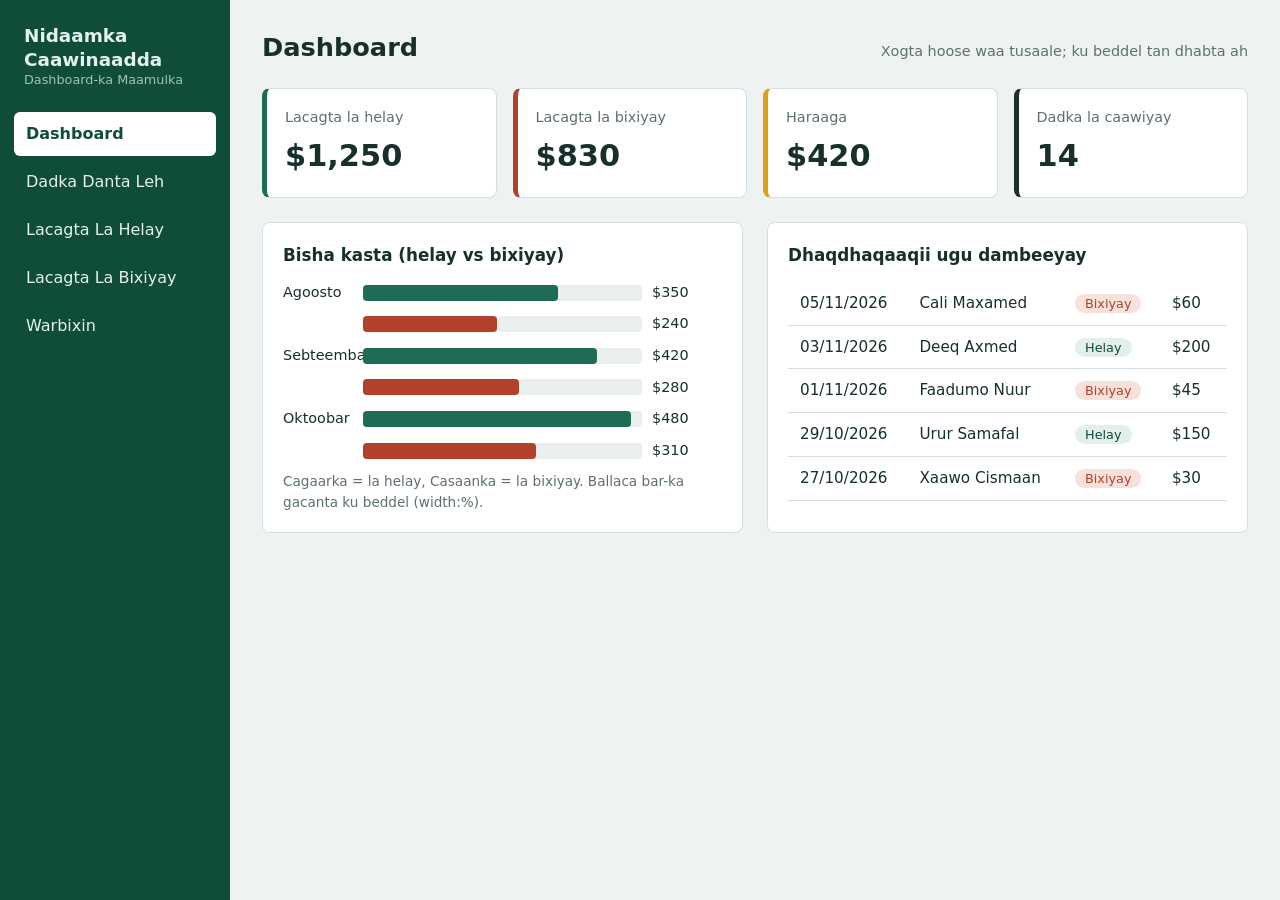
<file: index.html>
<!DOCTYPE html>
<html lang="so"><head><meta charset="UTF-8"><meta name="viewport" content="width=device-width,initial-scale=1">
<title>Dashboard | Nidaamka Caawinaadda</title><link rel="stylesheet" href="style.css"></head>
<body>
<nav class="side"><h1>Nidaamka Caawinaadda<small>Dashboard-ka Maamulka</small></h1>
<a href="index.html" class="on">Dashboard</a>
<a href="dadka.html" >Dadka Danta Leh</a>
<a href="helay.html" >Lacagta La Helay</a>
<a href="bixiyay.html" >Lacagta La Bixiyay</a>
<a href="warbixin.html" >Warbixin</a></nav>
<main><div class="top"><h2>Dashboard</h2><span>Xogta hoose waa tusaale; ku beddel tan dhabta ah</span></div>

<div class="cards">
<div class="card in"><p>Lacagta la helay</p><b>$1,250</b></div>
<div class="card out"><p>Lacagta la bixiyay</p><b>$830</b></div>
<div class="card bal"><p>Haraaga</p><b>$420</b></div>
<div class="card ppl"><p>Dadka la caawiyay</p><b>14</b></div></div>
<div class="grid2">
<div class="panel bars"><h3>Bisha kasta (helay vs bixiyay)</h3>
<div class="row"><span>Agoosto</span><div class="track"><div class="fill" style="width:70%"></div></div><span>$350</span></div>
<div class="row"><span></span><div class="track"><div class="fill r" style="width:48%"></div></div><span>$240</span></div>
<div class="row"><span>Sebteembar</span><div class="track"><div class="fill" style="width:84%"></div></div><span>$420</span></div>
<div class="row"><span></span><div class="track"><div class="fill r" style="width:56%"></div></div><span>$280</span></div>
<div class="row"><span>Oktoobar</span><div class="track"><div class="fill" style="width:96%"></div></div><span>$480</span></div>
<div class="row"><span></span><div class="track"><div class="fill r" style="width:62%"></div></div><span>$310</span></div>
<p class="note">Cagaarka = la helay, Casaanka = la bixiyay. Ballaca bar-ka gacanta ku beddel (width:%).</p></div>
<div class="panel"><h3>Dhaqdhaqaaqii ugu dambeeyay</h3><div class="scroll"><table>
<tr><td>05/11/2026</td><td>Cali Maxamed</td><td><span class="tag r">Bixiyay</span></td><td>$60</td></tr>
<tr><td>03/11/2026</td><td>Deeq Axmed</td><td><span class="tag">Helay</span></td><td>$200</td></tr>
<tr><td>01/11/2026</td><td>Faadumo Nuur</td><td><span class="tag r">Bixiyay</span></td><td>$45</td></tr>
<tr><td>29/10/2026</td><td>Urur Samafal</td><td><span class="tag">Helay</span></td><td>$150</td></tr>
<tr><td>27/10/2026</td><td>Xaawo Cismaan</td><td><span class="tag r">Bixiyay</span></td><td>$30</td></tr>
</table></div></div></div>
</main></body></html>
</file>
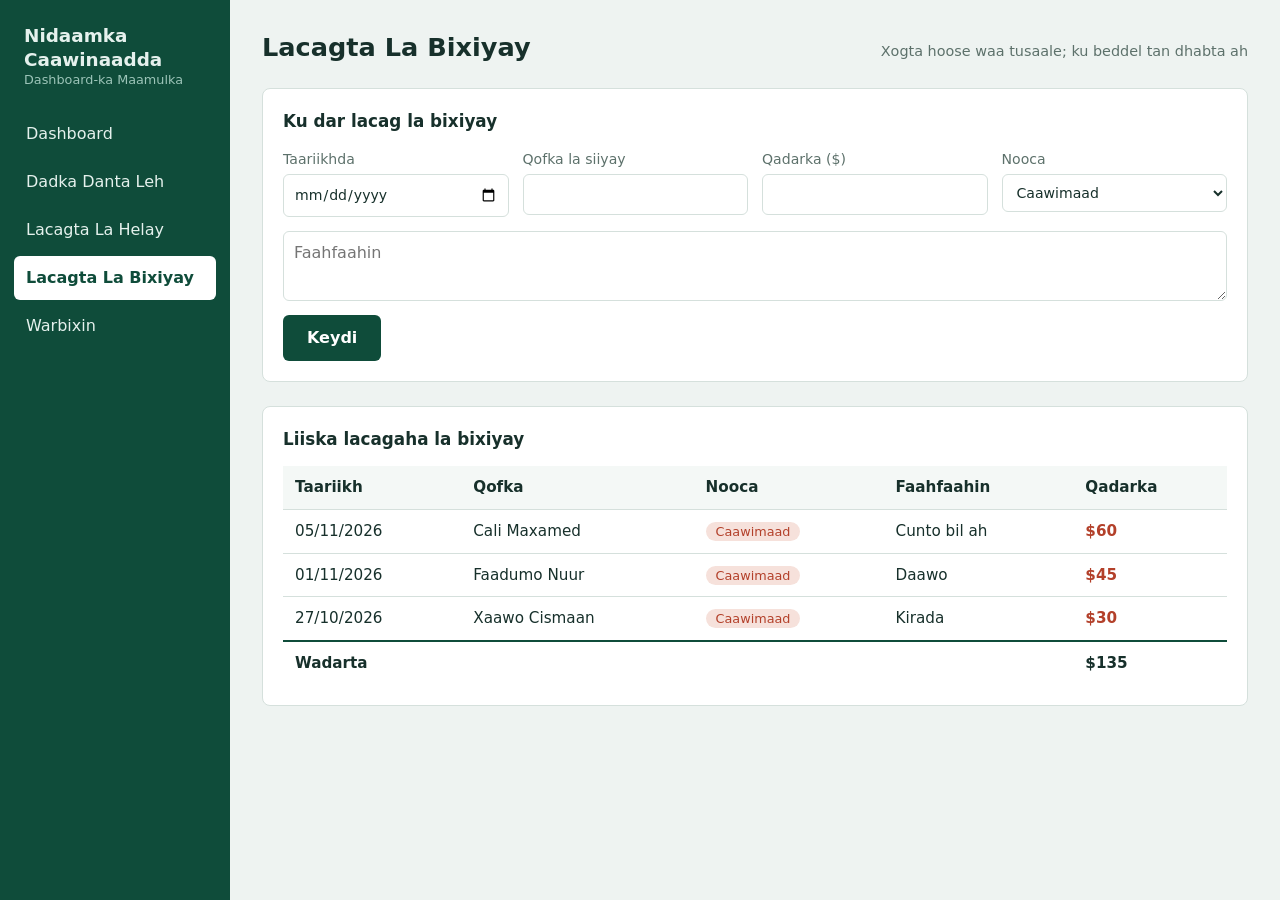
<file: bixiyay.html>
<!DOCTYPE html>
<html lang="so"><head><meta charset="UTF-8"><meta name="viewport" content="width=device-width,initial-scale=1">
<title>Lacagta La Bixiyay | Nidaamka Caawinaadda</title><link rel="stylesheet" href="style.css"></head>
<body>
<nav class="side"><h1>Nidaamka Caawinaadda<small>Dashboard-ka Maamulka</small></h1>
<a href="index.html" >Dashboard</a>
<a href="dadka.html" >Dadka Danta Leh</a>
<a href="helay.html" >Lacagta La Helay</a>
<a href="bixiyay.html" class="on">Lacagta La Bixiyay</a>
<a href="warbixin.html" >Warbixin</a></nav>
<main><div class="top"><h2>Lacagta La Bixiyay</h2><span>Xogta hoose waa tusaale; ku beddel tan dhabta ah</span></div>

<div class="panel"><h3>Ku dar lacag la bixiyay</h3>
<form><label>Taariikhda<input type="date"></label>
<label>Qofka la siiyay<input type="text"></label>
<label>Qadarka ($)<input type="number" min="0" step="0.01"></label>
<label>Nooca<select><option>Caawimaad</option><option>Kharash maamul</option><option>Gaadiid</option><option>Kale</option></select></label>
<textarea placeholder="Faahfaahin"></textarea><button type="button">Keydi</button></form></div>
<div class="panel"><h3>Liiska lacagaha la bixiyay</h3><div class="scroll"><table>
<thead><tr><th>Taariikh</th><th>Qofka</th><th>Nooca</th><th>Faahfaahin</th><th>Qadarka</th></tr></thead><tbody>
<tr><td>05/11/2026</td><td>Cali Maxamed</td><td><span class="tag r">Caawimaad</span></td><td>Cunto bil ah</td><td class="neg">$60</td></tr>
<tr><td>01/11/2026</td><td>Faadumo Nuur</td><td><span class="tag r">Caawimaad</span></td><td>Daawo</td><td class="neg">$45</td></tr>
<tr><td>27/10/2026</td><td>Xaawo Cismaan</td><td><span class="tag r">Caawimaad</span></td><td>Kirada</td><td class="neg">$30</td></tr>
</tbody><tfoot><tr><td colspan="4">Wadarta</td><td>$135</td></tr></tfoot></table></div></div>
</main></body></html>
</file>
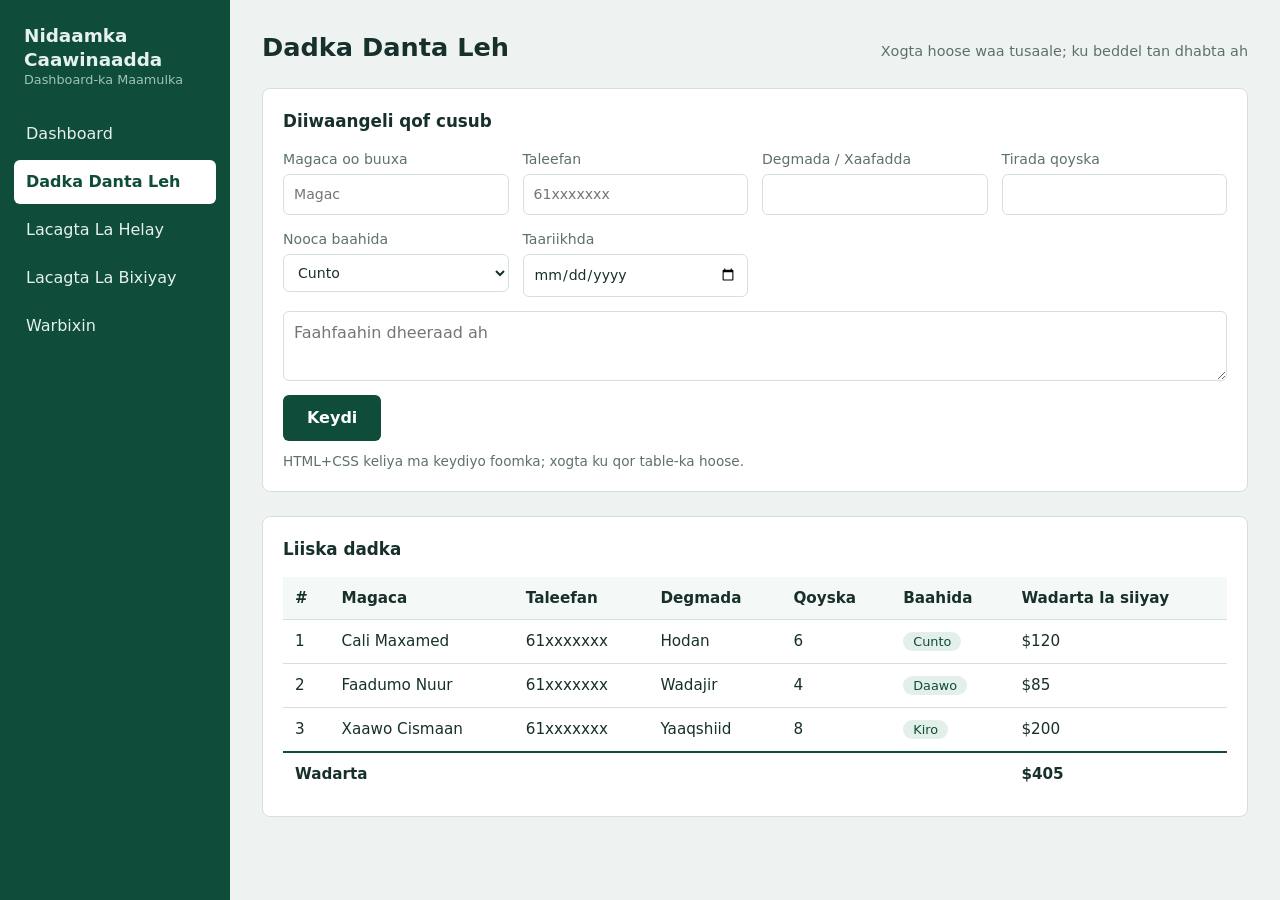
<file: dadka.html>
<!DOCTYPE html>
<html lang="so"><head><meta charset="UTF-8"><meta name="viewport" content="width=device-width,initial-scale=1">
<title>Dadka Danta Leh | Nidaamka Caawinaadda</title><link rel="stylesheet" href="style.css"></head>
<body>
<nav class="side"><h1>Nidaamka Caawinaadda<small>Dashboard-ka Maamulka</small></h1>
<a href="index.html" >Dashboard</a>
<a href="dadka.html" class="on">Dadka Danta Leh</a>
<a href="helay.html" >Lacagta La Helay</a>
<a href="bixiyay.html" >Lacagta La Bixiyay</a>
<a href="warbixin.html" >Warbixin</a></nav>
<main><div class="top"><h2>Dadka Danta Leh</h2><span>Xogta hoose waa tusaale; ku beddel tan dhabta ah</span></div>

<div class="panel"><h3>Diiwaangeli qof cusub</h3>
<form><label>Magaca oo buuxa<input type="text" placeholder="Magac"></label>
<label>Taleefan<input type="tel" placeholder="61xxxxxxx"></label>
<label>Degmada / Xaafadda<input type="text"></label>
<label>Tirada qoyska<input type="number" min="1"></label>
<label>Nooca baahida<select><option>Cunto</option><option>Daawo</option><option>Kiro</option><option>Dugsi</option><option>Kale</option></select></label>
<label>Taariikhda<input type="date"></label>
<textarea placeholder="Faahfaahin dheeraad ah"></textarea>
<button type="button">Keydi</button></form>
<p class="note">HTML+CSS keliya ma keydiyo foomka; xogta ku qor table-ka hoose.</p></div>
<div class="panel"><h3>Liiska dadka</h3><div class="scroll"><table>
<thead><tr><th>#</th><th>Magaca</th><th>Taleefan</th><th>Degmada</th><th>Qoyska</th><th>Baahida</th><th>Wadarta la siiyay</th></tr></thead>
<tbody>
<tr><td>1</td><td>Cali Maxamed</td><td>61xxxxxxx</td><td>Hodan</td><td>6</td><td><span class="tag">Cunto</span></td><td>$120</td></tr>
<tr><td>2</td><td>Faadumo Nuur</td><td>61xxxxxxx</td><td>Wadajir</td><td>4</td><td><span class="tag">Daawo</span></td><td>$85</td></tr>
<tr><td>3</td><td>Xaawo Cismaan</td><td>61xxxxxxx</td><td>Yaaqshiid</td><td>8</td><td><span class="tag">Kiro</span></td><td>$200</td></tr>
</tbody><tfoot><tr><td colspan="6">Wadarta</td><td>$405</td></tr></tfoot></table></div></div>
</main></body></html>
</file>
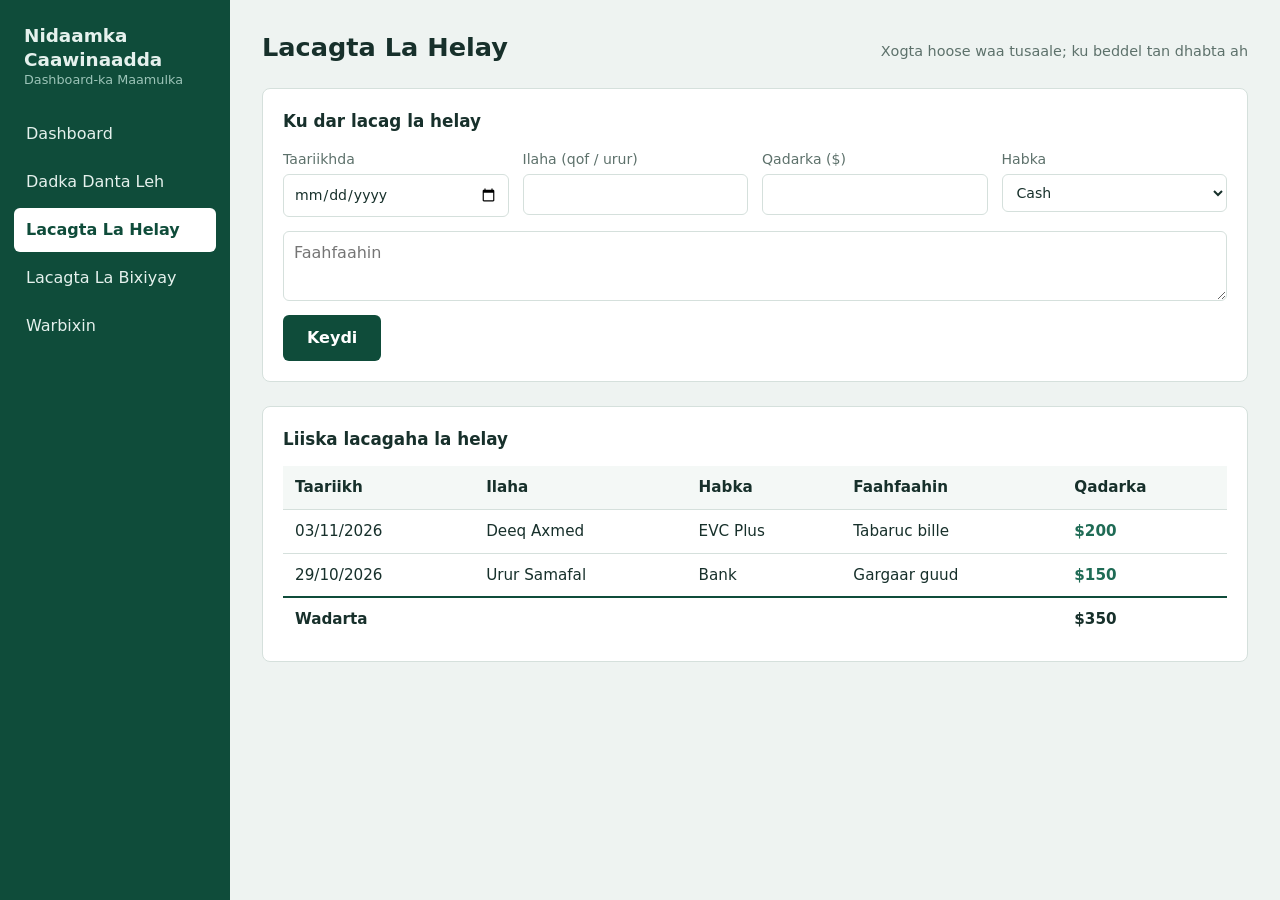
<file: helay.html>
<!DOCTYPE html>
<html lang="so"><head><meta charset="UTF-8"><meta name="viewport" content="width=device-width,initial-scale=1">
<title>Lacagta La Helay | Nidaamka Caawinaadda</title><link rel="stylesheet" href="style.css"></head>
<body>
<nav class="side"><h1>Nidaamka Caawinaadda<small>Dashboard-ka Maamulka</small></h1>
<a href="index.html" >Dashboard</a>
<a href="dadka.html" >Dadka Danta Leh</a>
<a href="helay.html" class="on">Lacagta La Helay</a>
<a href="bixiyay.html" >Lacagta La Bixiyay</a>
<a href="warbixin.html" >Warbixin</a></nav>
<main><div class="top"><h2>Lacagta La Helay</h2><span>Xogta hoose waa tusaale; ku beddel tan dhabta ah</span></div>

<div class="panel"><h3>Ku dar lacag la helay</h3>
<form><label>Taariikhda<input type="date"></label>
<label>Ilaha (qof / urur)<input type="text"></label>
<label>Qadarka ($)<input type="number" min="0" step="0.01"></label>
<label>Habka<select><option>Cash</option><option>EVC Plus</option><option>e-Dahab</option><option>Bank</option></select></label>
<textarea placeholder="Faahfaahin"></textarea><button type="button">Keydi</button></form></div>
<div class="panel"><h3>Liiska lacagaha la helay</h3><div class="scroll"><table>
<thead><tr><th>Taariikh</th><th>Ilaha</th><th>Habka</th><th>Faahfaahin</th><th>Qadarka</th></tr></thead><tbody>
<tr><td>03/11/2026</td><td>Deeq Axmed</td><td>EVC Plus</td><td>Tabaruc bille</td><td class="pos">$200</td></tr>
<tr><td>29/10/2026</td><td>Urur Samafal</td><td>Bank</td><td>Gargaar guud</td><td class="pos">$150</td></tr>
</tbody><tfoot><tr><td colspan="4">Wadarta</td><td>$350</td></tr></tfoot></table></div></div>
</main></body></html>
</file>
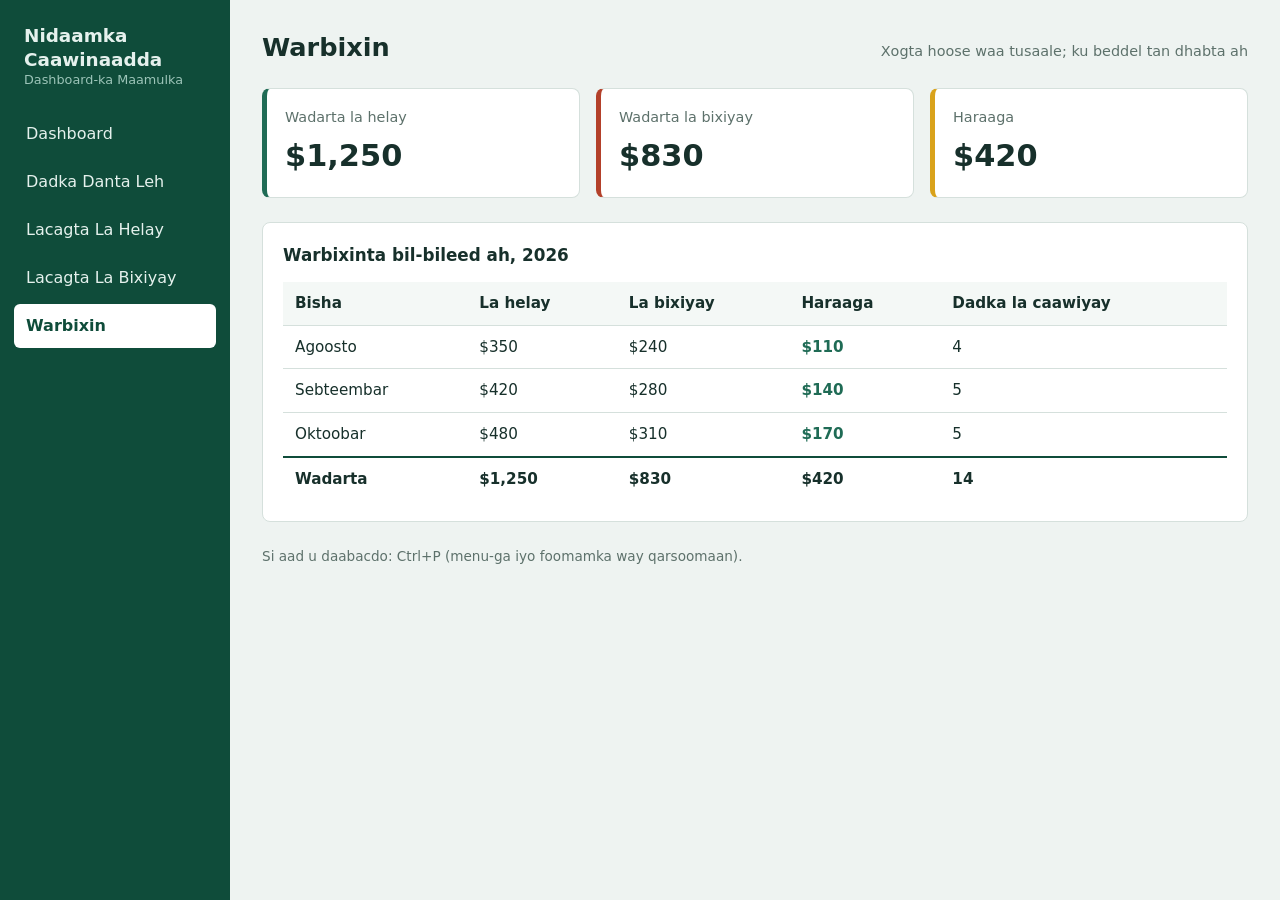
<file: warbixin.html>
<!DOCTYPE html>
<html lang="so"><head><meta charset="UTF-8"><meta name="viewport" content="width=device-width,initial-scale=1">
<title>Warbixin | Nidaamka Caawinaadda</title><link rel="stylesheet" href="style.css"></head>
<body>
<nav class="side"><h1>Nidaamka Caawinaadda<small>Dashboard-ka Maamulka</small></h1>
<a href="index.html" >Dashboard</a>
<a href="dadka.html" >Dadka Danta Leh</a>
<a href="helay.html" >Lacagta La Helay</a>
<a href="bixiyay.html" >Lacagta La Bixiyay</a>
<a href="warbixin.html" class="on">Warbixin</a></nav>
<main><div class="top"><h2>Warbixin</h2><span>Xogta hoose waa tusaale; ku beddel tan dhabta ah</span></div>

<div class="cards"><div class="card in"><p>Wadarta la helay</p><b>$1,250</b></div>
<div class="card out"><p>Wadarta la bixiyay</p><b>$830</b></div>
<div class="card bal"><p>Haraaga</p><b>$420</b></div></div>
<div class="panel"><h3>Warbixinta bil-bileed ah, 2026</h3><div class="scroll"><table>
<thead><tr><th>Bisha</th><th>La helay</th><th>La bixiyay</th><th>Haraaga</th><th>Dadka la caawiyay</th></tr></thead><tbody>
<tr><td>Agoosto</td><td>$350</td><td>$240</td><td class="pos">$110</td><td>4</td></tr>
<tr><td>Sebteembar</td><td>$420</td><td>$280</td><td class="pos">$140</td><td>5</td></tr>
<tr><td>Oktoobar</td><td>$480</td><td>$310</td><td class="pos">$170</td><td>5</td></tr>
</tbody><tfoot><tr><td>Wadarta</td><td>$1,250</td><td>$830</td><td>$420</td><td>14</td></tr></tfoot></table></div></div>
<p class="note noprint">Si aad u daabacdo: Ctrl+P (menu-ga iyo foomamka way qarsoomaan).</p>
</main></body></html>
</file>
<file: style.css>
:root{--ink:#17302b;--g:#0f4c3a;--g2:#1f6b55;--bg:#eef3f1;--card:#fff;--line:#d5e0dc;--amber:#d9a21b;--red:#b3402a;--mut:#5d716b}
*{box-sizing:border-box;margin:0;padding:0}
body{font-family:"Segoe UI",system-ui,Arial,sans-serif;background:var(--bg);color:var(--ink);display:flex;min-height:100vh;line-height:1.5}
a{color:inherit;text-decoration:none}
.side{width:230px;background:var(--g);color:#e5f1ed;padding:24px 14px;flex-shrink:0}
.side h1{font-size:1.15rem;margin:0 10px 24px;line-height:1.3}
.side small{display:block;font-weight:400;color:#9cc4b8;font-size:.8rem}
.side a{display:block;padding:10px 12px;border-radius:6px;margin-bottom:4px}
.side a:hover{background:var(--g2)}
.side a.on{background:#fff;color:var(--g);font-weight:600}
main{flex:1;padding:28px 32px;min-width:0}
.top{display:flex;justify-content:space-between;align-items:baseline;flex-wrap:wrap;gap:8px;margin-bottom:22px}
.top h2{font-size:1.6rem}.top span{color:var(--mut);font-size:.9rem}
.cards{display:grid;grid-template-columns:repeat(auto-fit,minmax(190px,1fr));gap:16px;margin-bottom:24px}
.card{background:var(--card);border:1px solid var(--line);border-radius:8px;padding:18px}
.card p{color:var(--mut);font-size:.9rem}
.card b{display:block;font-size:1.9rem;margin-top:4px}
.card.in{border-left:5px solid var(--g2)}.card.out{border-left:5px solid var(--red)}
.card.bal{border-left:5px solid var(--amber)}.card.ppl{border-left:5px solid var(--ink)}
.panel{background:var(--card);border:1px solid var(--line);border-radius:8px;padding:20px;margin-bottom:24px}
.panel h3{font-size:1.05rem;margin-bottom:14px}
.grid2{display:grid;grid-template-columns:1fr 1fr;gap:24px}
table{width:100%;border-collapse:collapse;font-size:.95rem}
.scroll{overflow-x:auto}
th,td{text-align:left;padding:10px 12px;border-bottom:1px solid var(--line);white-space:nowrap}
th{background:#f4f8f6;font-weight:600}
tfoot td{font-weight:700;border-top:2px solid var(--g);border-bottom:0}
.tag{padding:2px 10px;border-radius:99px;font-size:.8rem;background:#e3efe9;color:var(--g)}
.tag.r{background:#f6e1db;color:var(--red)}
.pos{color:var(--g2);font-weight:600}.neg{color:var(--red);font-weight:600}
form{display:grid;grid-template-columns:repeat(auto-fit,minmax(200px,1fr));gap:14px}
label{display:flex;flex-direction:column;font-size:.88rem;color:var(--mut);gap:4px}
input,select,textarea{font:inherit;color:var(--ink);padding:9px 10px;border:1px solid var(--line);border-radius:6px;background:#fff}
input:focus,select:focus,textarea:focus,a:focus-visible,button:focus-visible{outline:3px solid var(--amber);outline-offset:1px}
textarea{grid-column:1/-1;min-height:70px}
button{grid-column:1/-1;justify-self:start;background:var(--g);color:#fff;border:0;padding:11px 24px;border-radius:6px;font:inherit;font-weight:600;cursor:pointer}
button:hover{background:var(--g2)}
.bars .row{display:grid;grid-template-columns:70px 1fr 70px;align-items:center;gap:10px;margin-bottom:10px;font-size:.9rem}
.track{background:#e8efec;border-radius:4px;height:16px}
.fill{height:100%;border-radius:4px;background:var(--g2)}.fill.r{background:var(--red)}
.note{font-size:.85rem;color:var(--mut);margin-top:10px}
@media(max-width:800px){
 body{flex-direction:column}
 .side{width:100%;padding:12px;display:flex;flex-wrap:wrap;gap:4px;align-items:center}
 .side h1{width:100%;margin:0 4px 8px}
 .side a{margin:0;padding:8px 10px;font-size:.9rem}
 main{padding:18px 14px}.grid2{grid-template-columns:1fr}
}
@media print{.side,form,.noprint{display:none}body{background:#fff}main{padding:0}.card,.panel{border:1px solid #999}}
</file>
